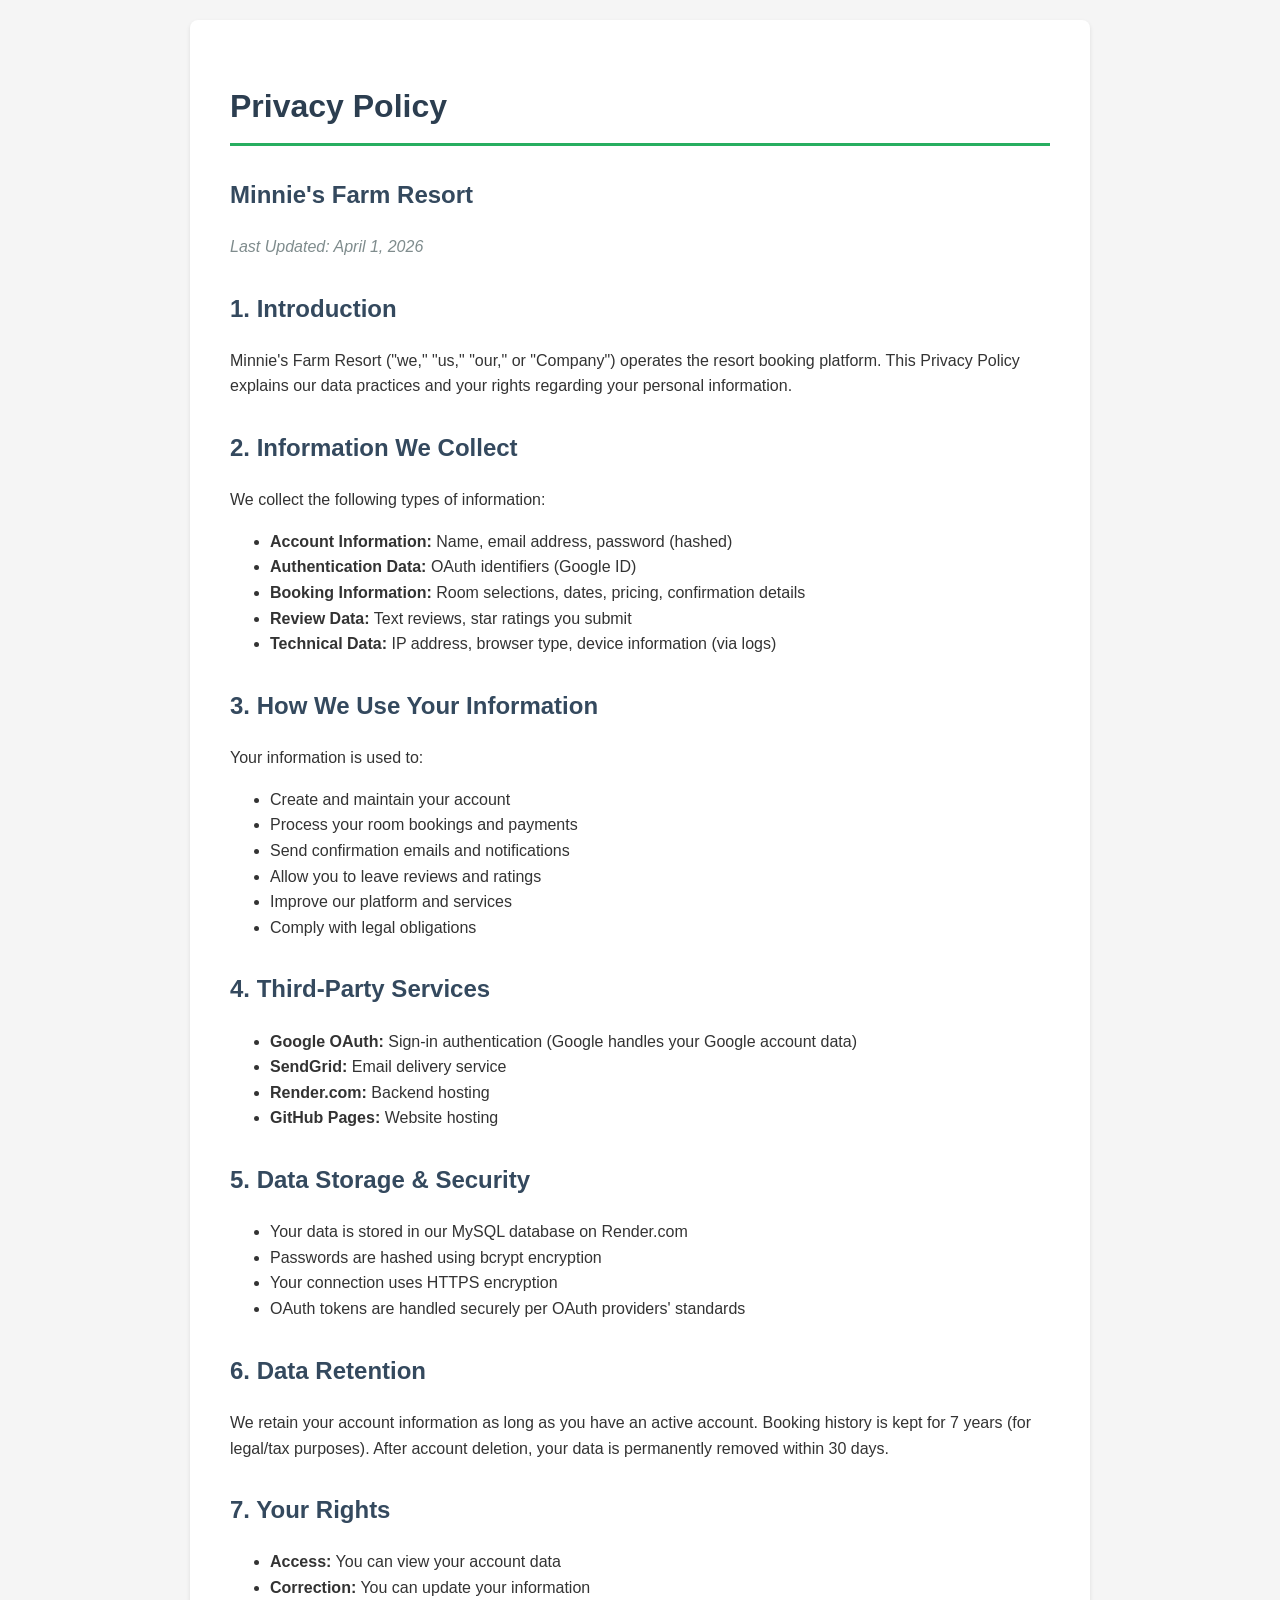
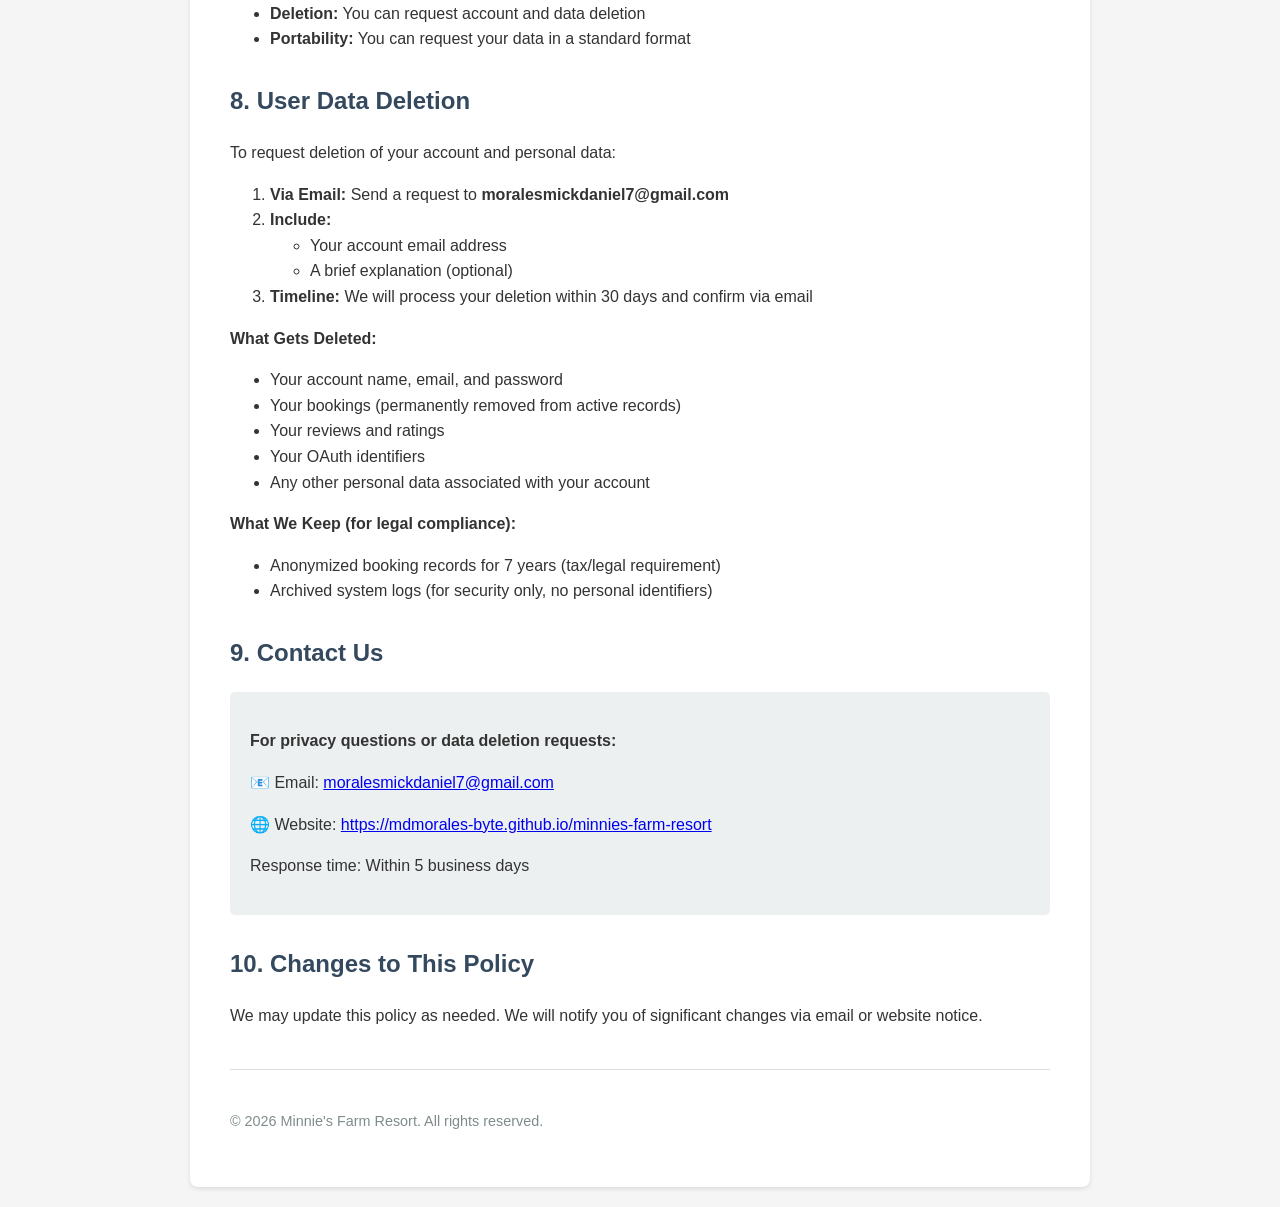
<file: privacy.html>
<!DOCTYPE html>
<html lang="en">
<head>
    <meta charset="UTF-8">
    <meta name="viewport" content="width=device-width, initial-scale=1.0">
    <title>Privacy Policy - Minnie's Farm Resort</title>
    <style>
        body {
            font-family: -apple-system, BlinkMacSystemFont, 'Segoe UI', Roboto, Oxygen, Ubuntu, Cantarell, sans-serif;
            line-height: 1.6;
            max-width: 900px;
            margin: 0 auto;
            padding: 20px;
            color: #333;
            background-color: #f5f5f5;
        }
        .container {
            background: white;
            padding: 40px;
            border-radius: 8px;
            box-shadow: 0 2px 4px rgba(0,0,0,0.1);
        }
        h1 {
            color: #2c3e50;
            border-bottom: 3px solid #27ae60;
            padding-bottom: 10px;
        }
        h2 {
            color: #34495e;
            margin-top: 30px;
        }
        .last-updated {
            color: #7f8c8d;
            font-style: italic;
            margin-bottom: 20px;
        }
        .contact-section {
            background-color: #ecf0f1;
            padding: 20px;
            border-radius: 5px;
            margin: 20px 0;
        }
    </style>
</head>
<body>
    <div class="container">
        <h1>Privacy Policy</h1>
        <h2>Minnie's Farm Resort</h2>
        <p class="last-updated">Last Updated: April 1, 2026</p>

        <h2>1. Introduction</h2>
        <p>Minnie's Farm Resort ("we," "us," "our," or "Company") operates the resort booking platform. This Privacy Policy explains our data practices and your rights regarding your personal information.</p>

        <h2>2. Information We Collect</h2>
        <p>We collect the following types of information:</p>
        <ul>
            <li><strong>Account Information:</strong> Name, email address, password (hashed)</li>
            <li><strong>Authentication Data:</strong> OAuth identifiers (Google ID)</li>
            <li><strong>Booking Information:</strong> Room selections, dates, pricing, confirmation details</li>
            <li><strong>Review Data:</strong> Text reviews, star ratings you submit</li>
            <li><strong>Technical Data:</strong> IP address, browser type, device information (via logs)</li>
        </ul>

        <h2>3. How We Use Your Information</h2>
        <p>Your information is used to:</p>
        <ul>
            <li>Create and maintain your account</li>
            <li>Process your room bookings and payments</li>
            <li>Send confirmation emails and notifications</li>
            <li>Allow you to leave reviews and ratings</li>
            <li>Improve our platform and services</li>
            <li>Comply with legal obligations</li>
        </ul>

        <h2>4. Third-Party Services</h2>
        <ul>
            <li><strong>Google OAuth:</strong> Sign-in authentication (Google handles your Google account data)</li>
            <li><strong>SendGrid:</strong> Email delivery service</li>
            <li><strong>Render.com:</strong> Backend hosting</li>
            <li><strong>GitHub Pages:</strong> Website hosting</li>
        </ul>

        <h2>5. Data Storage & Security</h2>
        <ul>
            <li>Your data is stored in our MySQL database on Render.com</li>
            <li>Passwords are hashed using bcrypt encryption</li>
            <li>Your connection uses HTTPS encryption</li>
            <li>OAuth tokens are handled securely per OAuth providers' standards</li>
        </ul>

        <h2>6. Data Retention</h2>
        <p>We retain your account information as long as you have an active account. Booking history is kept for 7 years (for legal/tax purposes). After account deletion, your data is permanently removed within 30 days.</p>

        <h2>7. Your Rights</h2>
        <ul>
            <li><strong>Access:</strong> You can view your account data</li>
            <li><strong>Correction:</strong> You can update your information</li>
            <li><strong>Deletion:</strong> You can request account and data deletion</li>
            <li><strong>Portability:</strong> You can request your data in a standard format</li>
        </ul>

        <h2>8. User Data Deletion</h2>
        <p>To request deletion of your account and personal data:</p>
        <ol>
            <li><strong>Via Email:</strong> Send a request to <strong>moralesmickdaniel7@gmail.com</strong></li>
            <li><strong>Include:</strong>
                <ul>
                    <li>Your account email address</li>
                    <li>A brief explanation (optional)</li>
                </ul>
            </li>
            <li><strong>Timeline:</strong> We will process your deletion within 30 days and confirm via email</li>
        </ol>
        <p><strong>What Gets Deleted:</strong></p>
        <ul>
            <li>Your account name, email, and password</li>
            <li>Your bookings (permanently removed from active records)</li>
            <li>Your reviews and ratings</li>
            <li>Your OAuth identifiers</li>
            <li>Any other personal data associated with your account</li>
        </ul>
        <p><strong>What We Keep (for legal compliance):</strong></p>
        <ul>
            <li>Anonymized booking records for 7 years (tax/legal requirement)</li>
            <li>Archived system logs (for security only, no personal identifiers)</li>
        </ul>

        <h2>9. Contact Us</h2>
        <div class="contact-section">
            <p><strong>For privacy questions or data deletion requests:</strong></p>
            <p>📧 Email: <a href="mailto:moralesmickdaniel7@gmail.com">moralesmickdaniel7@gmail.com</a></p>
            <p>🌐 Website: <a href="https://mdmorales-byte.github.io/minnies-farm-resort" target="_blank">https://mdmorales-byte.github.io/minnies-farm-resort</a></p>
            <p>Response time: Within 5 business days</p>
        </div>

        <h2>10. Changes to This Policy</h2>
        <p>We may update this policy as needed. We will notify you of significant changes via email or website notice.</p>

        <hr style="margin: 40px 0; border: none; border-top: 1px solid #ddd;">
        <p style="color: #7f8c8d; font-size: 0.9em;">
            © 2026 Minnie's Farm Resort. All rights reserved.
        </p>
    </div>
</body>
</html>
</file>
